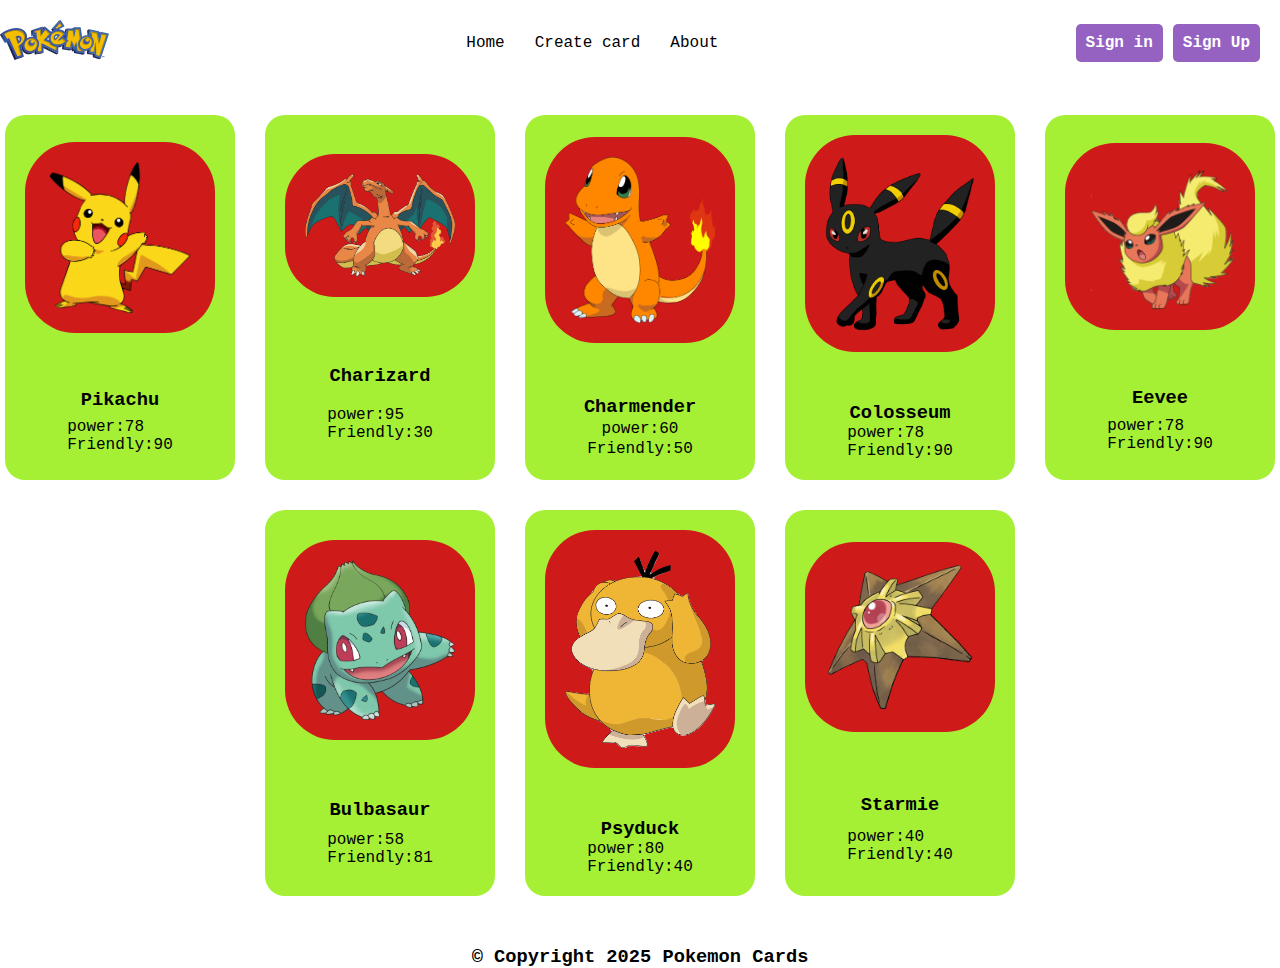
<file: index.html>
<!DOCTYPE html>
<html lang="en">
  <head>
    <meta charset="UTF-8" />
    <meta name="viewport" content="width=device-width, initial-scale=1.0" />
    <title>My pokemon Cards Website</title>
    <link rel="stylesheet" href="style.css" />
    <link rel="icon" href="images/pokemon-logo-v2.png" type="image/x-icon" />
  </head>
  <body>
    <header>
      <nav class="nav-bar">
        <a href="index.html"
          ><img class="logo" src="images/logo.svg" alt="pokemon logo"
        /></a>
        <ul class="nav-links">
          <li><a href="index.html">Home</a></li>
          <li><a href="create.html">Create card</a></li>
          <li><a href="about.html">About</a></li>
        </ul>
        <ul class="nav-btn">
          <li><a class="btn" href="sign-in.html">Sign in</a></li>
          <li><a class="btn" href="Sign-up.html">Sign Up</a></li>
        </ul>
      </nav>
    </header>
    <main>
      <section class="card-container">
        <div class="card">
          <img src="images/pokemon/pikachu.png" alt="Pikachu" />
          <h3>Pikachu</h3>
          <div>
            <p>power:78</p>
            <p>Friendly:90</p>
          </div>
        </div>
        <div class="card">
          <img src="images/pokemon/Charizard.png" alt="Pikachu" />
          <h3>Charizard</h3>
          <div>
            <p>power:95</p>
            <p>Friendly:30</p>
          </div>
        </div>
        <div class="card">
          <img src="images/pokemon/charmender.png" alt="Charmender" />
          <h3>Charmender</h3>
          <p>power:60</p>
          <p>Friendly:50</p>
        </div>
        <div class="card">
          <img src="images/pokemon/Colosseum.png" alt="Colosseum" />
          <h3>Colosseum</h3>
          <div>
            <p>power:78</p>
            <p>Friendly:90</p>
          </div>
        </div>
        <div class="card">
          <img src="images/pokemon/Eevee.png" alt="Eevee" />
          <h3>Eevee</h3>
          <div>
            <p>power:78</p>
            <p>Friendly:90</p>
          </div>
        </div>
        <div class="card">
          <img src="images/pokemon/Bulbasaur.png" alt="Bulbasaur" />
          <h3>Bulbasaur</h3>
          <div>
            <p>power:58</p>
            <p>Friendly:81</p>
          </div>
        </div>

        <div class="card">
          <img src="images/pokemon/Psyduck.png" alt="Psyduck" />
          <h3>Psyduck</h3>
          <div>
            <p>power:80</p>
            <p>Friendly:40</p>
          </div>
        </div>

        <div class="card">
          <img src="images/pokemon/Starmie.png" alt="Starmie" />
          <h3>Starmie</h3>
          <div>
            <p>power:40</p>
            <p>Friendly:40</p>
          </div>
        </div>
      </section>
    </main>
    <footer><h3>© Copyright 2025 Pokemon Cards</h3></footer>
  </body>
</html>
</file>
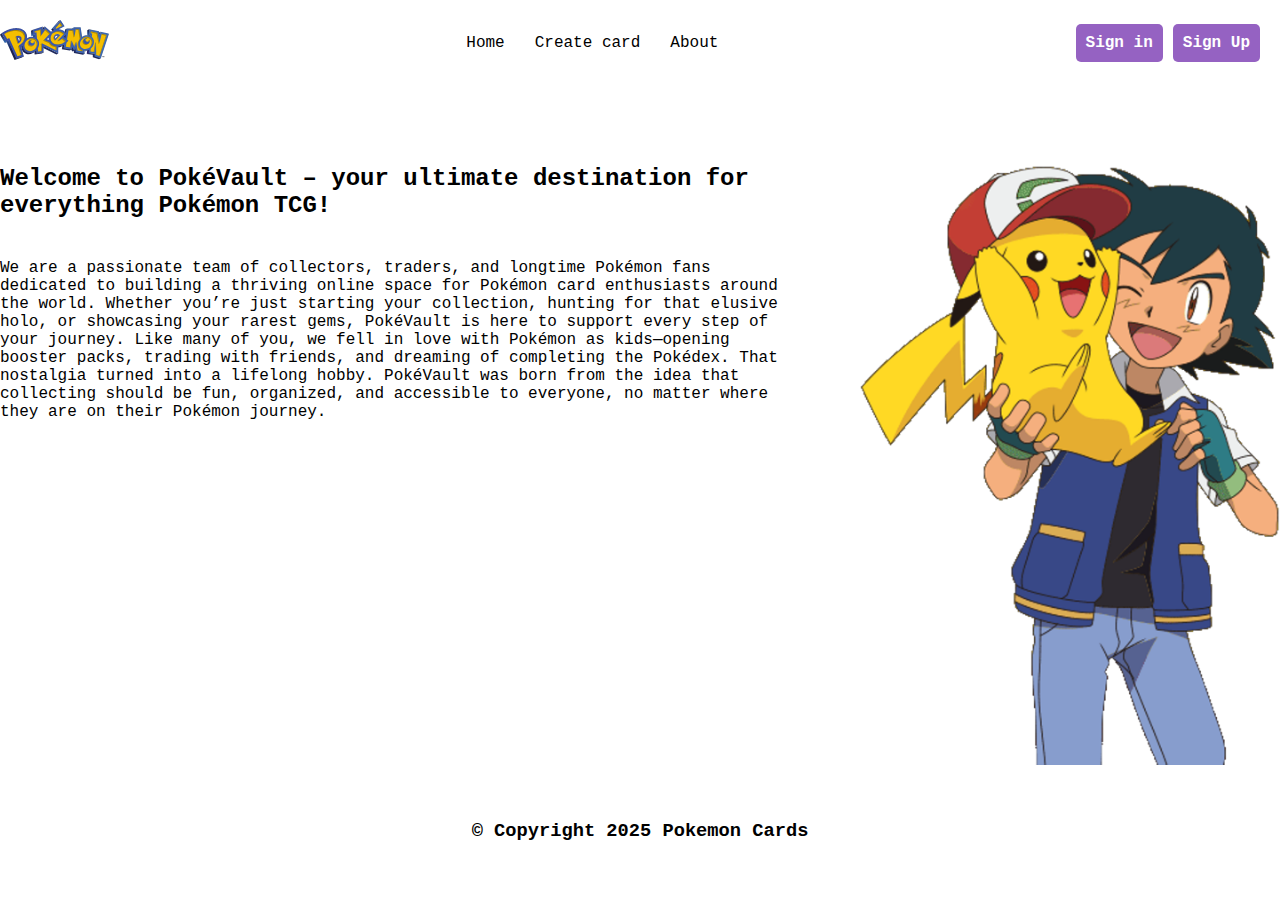
<file: about.html>
<!DOCTYPE html>
<html lang="en">
  <head>
    <meta charset="UTF-8" />
    <meta name="viewport" content="width=device-width, initial-scale=1.0" />
    <title>About us</title>
    <link rel="icon" href="images/pokemon-logo-v2.png" type="image/x-icon" />

    <link rel="stylesheet" href="style.css" />
  </head>
  <body>
    <header>
      <nav class="nav-bar">
        <a href="index.html"
          ><img class="logo" src="images/logo.svg" alt="pokemon logo"
        /></a>
        <ul class="nav-links">
          <li><a href="index.html">Home</a></li>
          <li><a href="create.html">Create card</a></li>
          <li><a href="about.html">About</a></li>
        </ul>
        <ul class="nav-btn">
          <li><a class="btn" href="sign-in.html">Sign in</a></li>
          <li><a class="btn" href="Sign-up.html">Sign Up</a></li>
        </ul>
      </nav>
    </header>
    <main>
      <div class="about-us-container">
        <div class="about-us">
          <h2>
            Welcome to PokéVault – your ultimate destination for everything
            Pokémon TCG!
          </h2>
          <p>
            We are a passionate team of collectors, traders, and longtime
            Pokémon fans dedicated to building a thriving online space for
            Pokémon card enthusiasts around the world. Whether you’re just
            starting your collection, hunting for that elusive holo, or
            showcasing your rarest gems, PokéVault is here to support every step
            of your journey. Like many of you, we fell in love with Pokémon as
            kids—opening booster packs, trading with friends, and dreaming of
            completing the Pokédex. That nostalgia turned into a lifelong hobby.
            PokéVault was born from the idea that collecting should be fun,
            organized, and accessible to everyone, no matter where they are on
            their Pokémon journey.
          </p>
        </div>
        <div>
          <img src="images/pokemon-about-us.png" alt="about us pokemon photo" />
        </div>
      </div>
    </main>
    <footer><h3>© Copyright 2025 Pokemon Cards</h3></footer>
  </body>
</html>
</file>
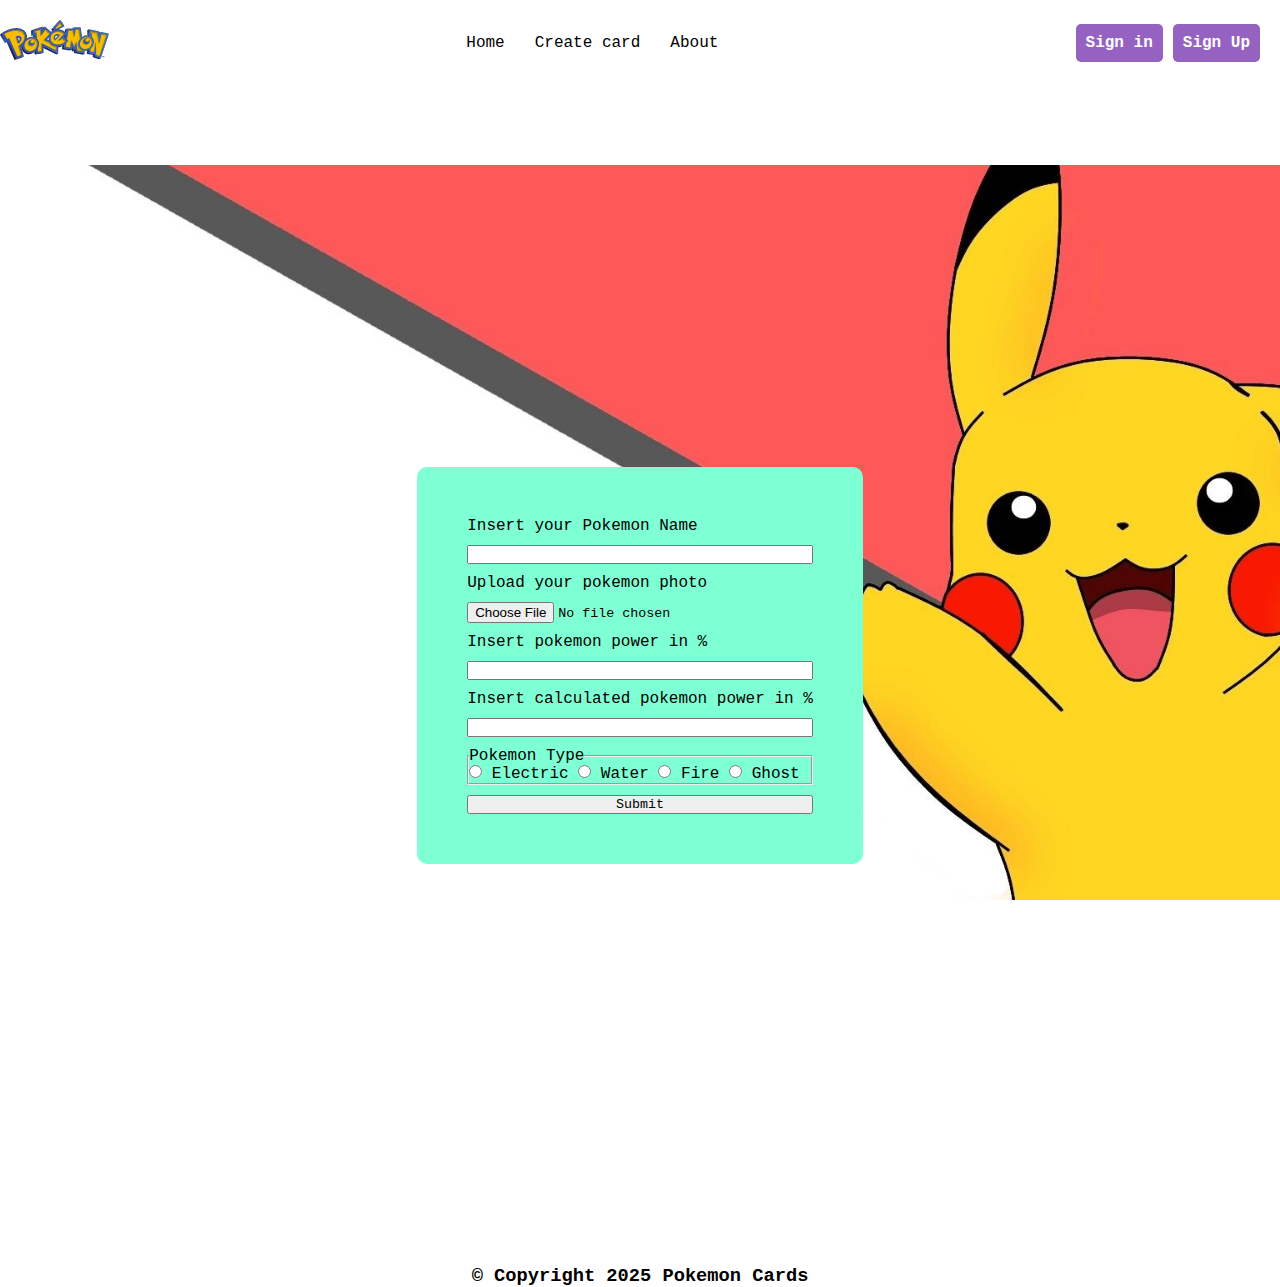
<file: create.html>
<!DOCTYPE html>
<html lang="en">
  <head>
    <meta charset="UTF-8" />
    <meta name="viewport" content="width=device-width, initial-scale=1.0" />
    <title>Document</title>
    <link rel="icon" href="images/pokemon-logo-v2.png" type="image/x-icon" />

    <link rel="stylesheet" href="style.css" />
  </head>
  <body>
    <header>
      <nav class="nav-bar">
        <a href="index.html"
          ><img class="logo" src="images/logo.svg" alt="pokemon logo"
        /></a>
        <ul class="nav-links">
          <li><a href="index.html">Home</a></li>
          <li><a href="create.html">Create card</a></li>
          <li><a href="about.html">About</a></li>
        </ul>
        <ul class="nav-btn">
          <li><a class="btn" href="sign-in.html">Sign in</a></li>
          <li><a class="btn" href="Sign-up.html">Sign Up</a></li>
        </ul>
      </nav>
    </header>
    <main class="main-create">
      <form class="pokemon-form" action="#" method="post">
        <label for="pokemon-name">Insert your Pokemon Name</label>
        <input type="text" name="" id="pokemon-name" />

        <label for="pokemon-img">Upload your pokemon photo</label>
        <input type="file" name="" id="pokemon-img" />

        <label for="pokemon-power">Insert pokemon power in %</label>
        <input type="number" max="100" min="1" name="" id="pokemon-power" />

        <label for="pokemon-friendly"
          >Insert calculated pokemon power in %</label
        >
        <input type="number" max="100" min="1" name="" id="pokemon-friendly" />

        <fieldset>
          <legend>Pokemon Type</legend>

          <input type="radio" name="pokemon-type" id="electric-type" />
          <label for="electric-type">Electric</label>

          <input type="radio" name="pokemon-type" id="water-type" />
          <label for="water-type">Water</label>

          <input type="radio" name="pokemon-type" id="fire-type" />
          <label for="fire-type">Fire</label>

          <input type="radio" name="pokemon-type" id="ghost-type" />
          <label for="ghost-type">Ghost</label>
        </fieldset>
        <input type="submit" />
      </form>
    </main>
    <footer><h3>© Copyright 2025 Pokemon Cards</h3></footer>
  </body>
</html>
</file>
<file: style.css>
* {
  padding: 0;
  margin: 0;
  font-family: "Courier New", Courier, monospace;
}

.nav-bar {
  display: flex;
  justify-content: space-between;
  align-items: center;
  margin-top: 20px;
}
.nav-bar li {
  list-style-type: none;
}

.logo {
  height: 40px;
}
.nav-bar a {
  text-decoration: none;
}
.nav-links {
  display: flex;
  gap: 10px;
}
.nav-links a {
  color: black;
  padding: 10px;
  border-radius: 5px;
}

.nav-btn {
  display: flex;
  gap: 10px;
  margin-right: 20px;
}

.btn {
  padding: 10px;
  background-color: rgb(149, 98, 194);
  border-radius: 5px;
  font-weight: bold;
  color: white;
}

a:hover {
  background-color: rgb(197, 155, 155);
}

.card-container {
  display: flex;
  gap: 30px;
  flex-wrap: wrap;
  margin-top: 50px;
  margin-bottom: 30px;
  justify-content: center;
}
.card {
  background-color: rgb(165, 240, 53);
  border-radius: 20px;
  padding: 20px;

  display: flex;
  flex-direction: column;
  align-items: center;
  justify-content: space-evenly;
}

.card-container img {
  max-width: 150px;
  background-color: rgb(207, 26, 26);
  border-radius: 50px;
  padding: 20px;
}
h3 {
  margin-top: 50px;
  text-align: center;
  display: block;
}

/* about us */

.about-us-container {
  margin-top: 100px;
  display: flex;
  align-items: flex-start;
  justify-content: center;
  gap: 70px;
}

.about-us-container img {
  height: 600px;
}

.about-us {
  max-width: 800px;

  display: flex;
  flex-direction: column;

  gap: 40px;
}

/* create page */

.pokemon-form {
  display: flex;
  flex-direction: column;
  gap: 10px;
  justify-content: center;

  padding: 50px;
  margin: auto;
  border-radius: 10px;
  max-width: 350px;

  background-color: aquamarine;
}

.main-create {
  height: 1000px;
  background-image: url(./images/background.jpg);
  background-size: cover;
  background-position: center;
  background-attachment: fixed;
  display: flex;
  justify-content: center;
  align-items: center;
  margin: 100px auto;
}
</file>
